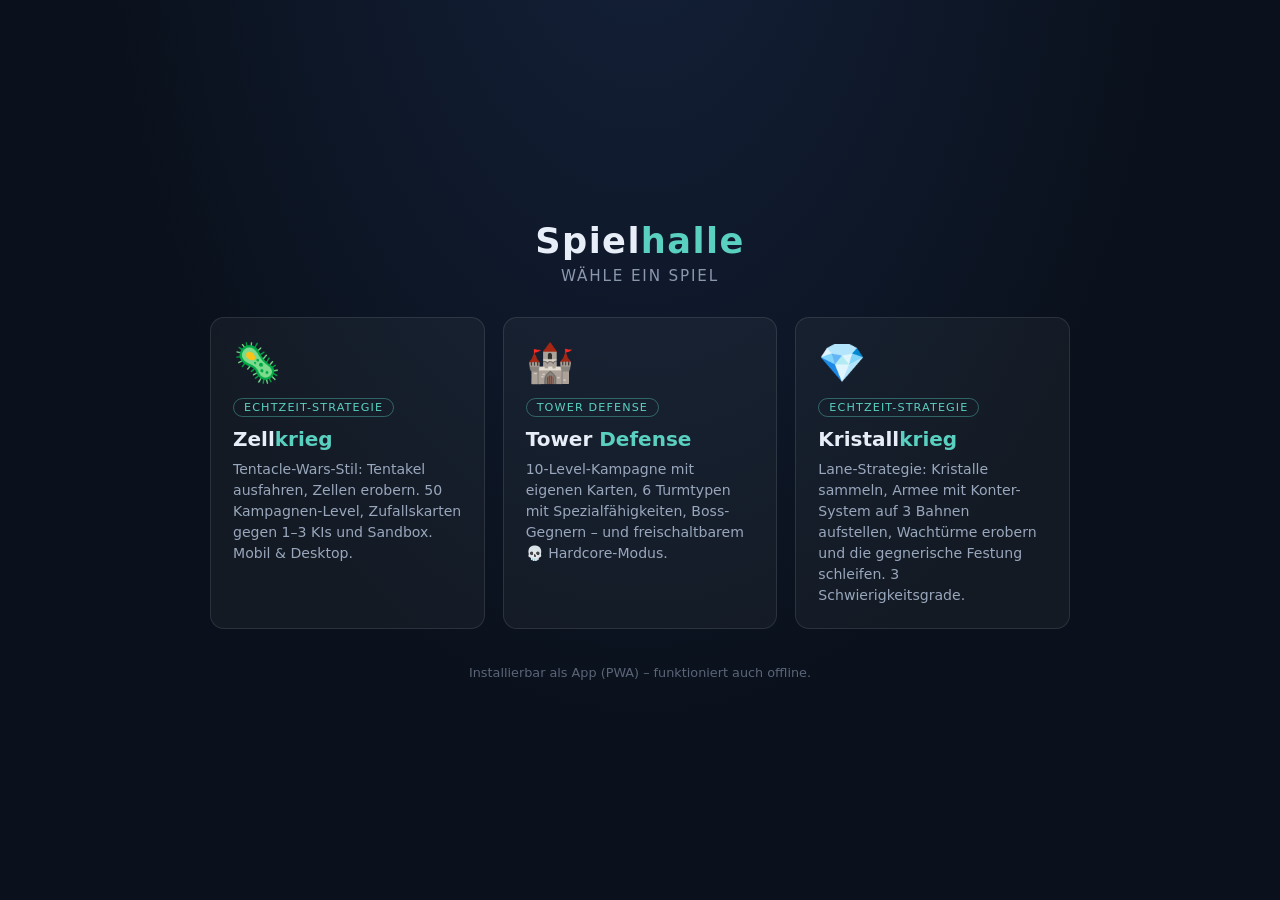
<file: index.html>
<!DOCTYPE html>
<html lang="de">
<head>
  <meta charset="utf-8">
  <meta name="viewport" content="width=device-width, initial-scale=1, viewport-fit=cover">
  <meta name="theme-color" content="#0a111c">
  <title>Spielhalle – Spiele-Plattform</title>
  <link rel="manifest" href="manifest.webmanifest">
  <link rel="icon" href="icons/icon.svg" type="image/svg+xml">
  <link rel="apple-touch-icon" href="icons/icon-192.png">
  <meta name="apple-mobile-web-app-capable" content="yes">
  <meta name="mobile-web-app-capable" content="yes">
  <meta name="apple-mobile-web-app-status-bar-style" content="black-translucent">
  <meta name="apple-mobile-web-app-title" content="Spielhalle">
  <style>
    * { margin: 0; padding: 0; box-sizing: border-box; }
    body {
      font-family: "Segoe UI", system-ui, sans-serif;
      background: radial-gradient(ellipse at 50% -20%, #14213a 0%, #0a111c 60%);
      color: #e8eef8;
      min-height: 100vh;
      display: flex;
      align-items: center;
      justify-content: center;
      padding: 24px;
      padding-top: max(24px, env(safe-area-inset-top));
      padding-bottom: max(24px, env(safe-area-inset-bottom));
    }
    .hub { width: 100%; max-width: 860px; text-align: center; }
    h1 { font-size: 2.2rem; letter-spacing: .04em; margin-bottom: 6px; }
    h1 span { color: #5ad0c0; }
    .sub { color: #8a97ad; margin-bottom: 32px; font-size: .95rem; letter-spacing: .12em; text-transform: uppercase; }
    .games {
      display: grid;
      grid-template-columns: repeat(auto-fit, minmax(260px, 1fr));
      gap: 18px;
      text-align: left;
    }
    .game-card {
      display: block;
      background: rgba(255,255,255,.04);
      border: 1px solid rgba(255,255,255,.1);
      border-radius: 14px;
      padding: 22px;
      color: inherit;
      text-decoration: none;
      transition: transform .12s, border-color .12s, background .12s;
    }
    .game-card:hover, .game-card:focus-visible {
      transform: translateY(-3px);
      border-color: #5ad0c0;
      background: rgba(90,208,192,.07);
      outline: none;
    }
    .game-card .emoji { font-size: 2.4rem; display: block; margin-bottom: 10px; }
    .game-card h2 { font-size: 1.25rem; margin-bottom: 8px; }
    .game-card h2 span { color: #5ad0c0; }
    .game-card p { color: #99a7bd; font-size: .88rem; line-height: 1.5; }
    .tag {
      display: inline-block; margin-bottom: 10px; font-size: .7rem; letter-spacing: .1em;
      text-transform: uppercase; color: #5ad0c0; border: 1px solid rgba(90,208,192,.4);
      border-radius: 999px; padding: 2px 10px;
    }
    footer { margin-top: 36px; font-size: .8rem; color: #5a6578; }
  </style>
</head>
<body>
  <div class="hub">
    <h1>Spiel<span>halle</span></h1>
    <p class="sub">Wähle ein Spiel</p>
    <div class="games">
      <a class="game-card" href="games/zellkrieg/index.html">
        <span class="emoji">🦠</span>
        <span class="tag">Echtzeit-Strategie</span>
        <h2>Zell<span>krieg</span></h2>
        <p>Tentacle-Wars-Stil: Tentakel ausfahren, Zellen erobern. 50 Kampagnen-Level, Zufallskarten gegen 1–3 KIs und Sandbox. Mobil &amp; Desktop.</p>
      </a>
      <a class="game-card" href="games/towerdefense/index.html">
        <span class="emoji">🏰</span>
        <span class="tag">Tower Defense</span>
        <h2>Tower <span>Defense</span></h2>
        <p>10-Level-Kampagne mit eigenen Karten, 6 Turmtypen mit Spezialfähigkeiten, Boss-Gegnern – und freischaltbarem 💀 Hardcore-Modus.</p>
      </a>
      <a class="game-card" href="games/kristallkrieg/index.html">
        <span class="emoji">💎</span>
        <span class="tag">Echtzeit-Strategie</span>
        <h2>Kristall<span>krieg</span></h2>
        <p>Lane-Strategie: Kristalle sammeln, Armee mit Konter-System auf 3 Bahnen aufstellen, Wachtürme erobern und die gegnerische Festung schleifen. 3 Schwierigkeitsgrade.</p>
      </a>
    </div>
    <footer>Installierbar als App (PWA) – funktioniert auch offline.</footer>
  </div>
  <script>
    if ("serviceWorker" in navigator && location.protocol.startsWith("http")) {
      navigator.serviceWorker.register("./sw.js").catch(function () {});
    }
  </script>
</body>
</html>
</file>
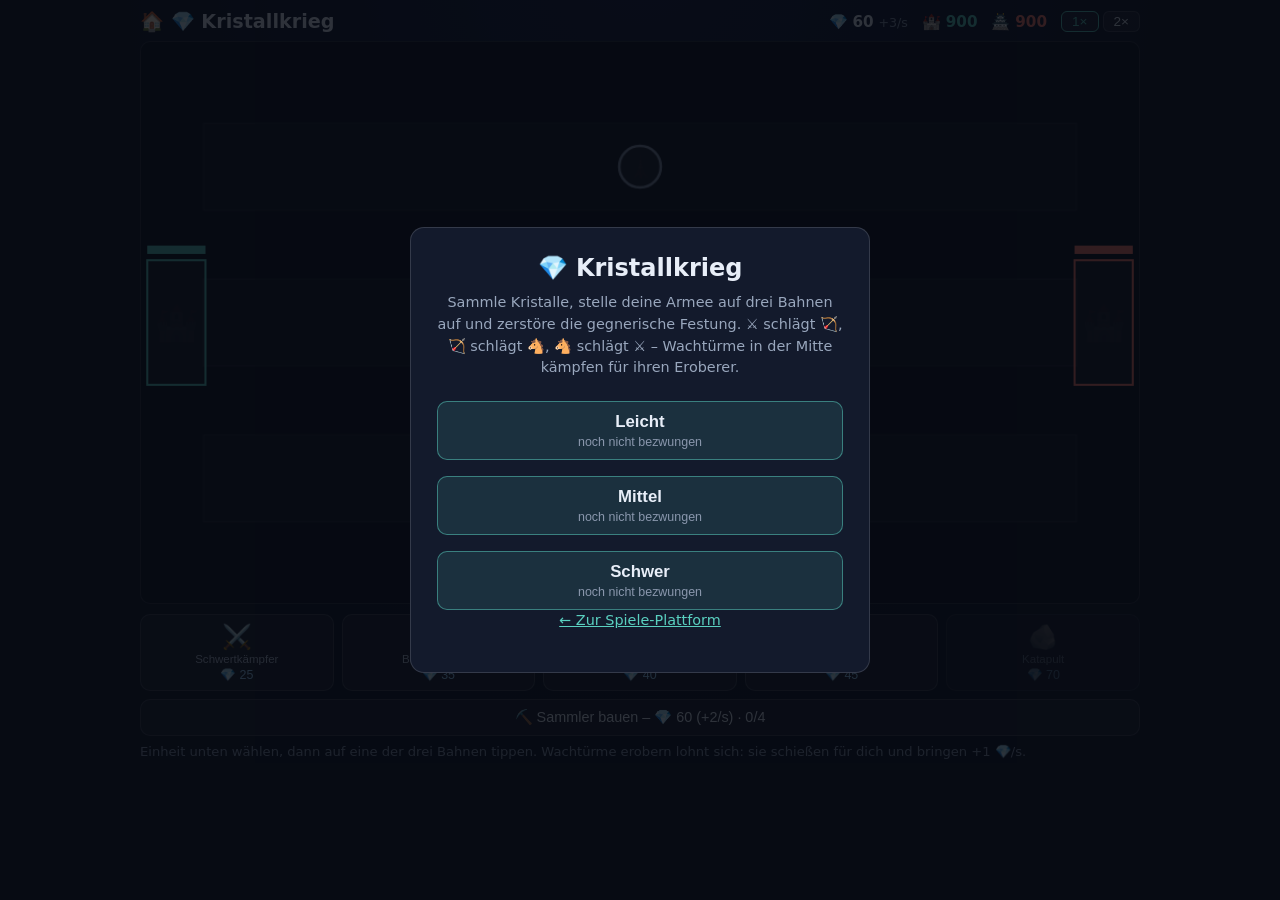
<file: games/kristallkrieg/index.html>
<!DOCTYPE html>
<html lang="de">
<head>
<meta charset="UTF-8">
<meta name="viewport" content="width=device-width, initial-scale=1.0, viewport-fit=cover">
<meta name="theme-color" content="#101423">
<title>Kristallkrieg</title>
<link rel="stylesheet" href="style.css">
<link rel="manifest" href="../../manifest.webmanifest">
<link rel="icon" href="../../icons/icon.svg" type="image/svg+xml">
<link rel="apple-touch-icon" href="../../icons/icon-192.png">
<meta name="apple-mobile-web-app-capable" content="yes">
<meta name="mobile-web-app-capable" content="yes">
</head>
<body>
<div id="wrapper">
  <header>
    <h1><a href="../../index.html" title="Zur Spiele-Plattform">🏠</a> 💎 Kristallkrieg <span id="diff-name"></span></h1>
    <div id="stats">
      <span class="stat">💎 <b id="crystals">0</b> <small id="income"></small></span>
      <span class="stat you">🏰 <b id="hp-player">0</b></span>
      <span class="stat foe">🏯 <b id="hp-enemy">0</b></span>
      <span id="speed-panel">
        <button class="speed-btn active" data-speed="1">1×</button>
        <button class="speed-btn" data-speed="2">2×</button>
      </span>
    </div>
  </header>

  <main>
    <canvas id="game" width="960" height="540"></canvas>

    <div id="controls">
      <div id="shop"></div>
      <button id="btn-collector"></button>
      <p id="hint"></p>
    </div>
  </main>

  <div id="overlay" class="hidden">
    <div class="box">
      <h2 id="overlay-title"></h2>
      <p id="overlay-text"></p>
      <button id="btn-restart">Nochmal spielen</button>
      <button id="btn-menu">Hauptmenü</button>
    </div>
  </div>

  <div id="menu" class="hidden">
    <div class="box">
      <h2>💎 Kristallkrieg</h2>
      <p class="menu-sub">Sammle Kristalle, stelle deine Armee auf drei Bahnen auf und
      zerstöre die gegnerische Festung. ⚔️ schlägt 🏹, 🏹 schlägt 🐴, 🐴 schlägt ⚔️ –
      Wachtürme in der Mitte kämpfen für ihren Eroberer.</p>
      <div id="diff-grid"></div>
      <p class="menu-sub"><a href="../../index.html">← Zur Spiele-Plattform</a></p>
    </div>
  </div>
</div>

<script src="js/config.js"></script>
<script src="js/units.js"></script>
<script src="js/ai.js"></script>
<script src="js/game.js"></script>
</body>
</html>
</file>
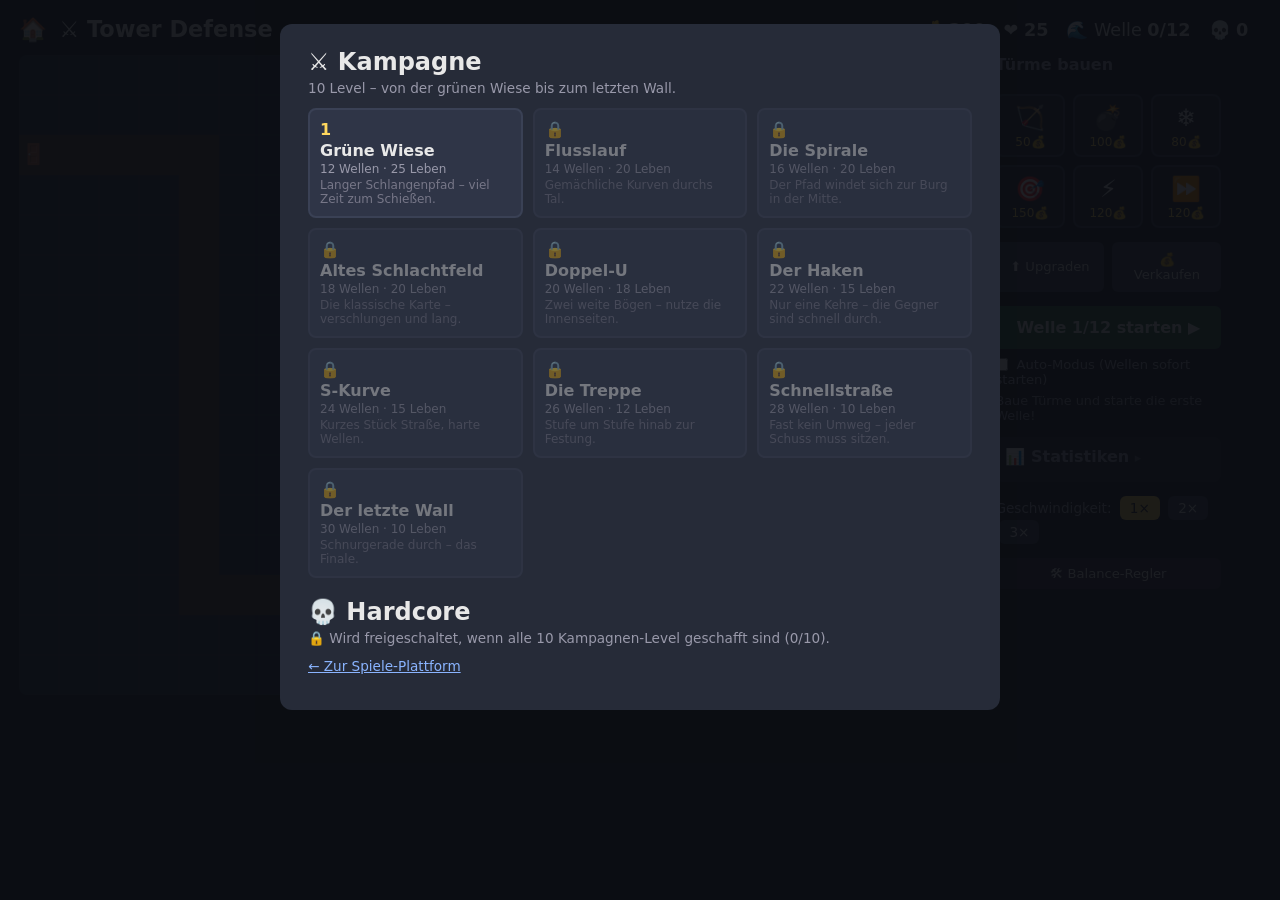
<file: games/towerdefense/index.html>
<!DOCTYPE html>
<html lang="de">
<head>
<meta charset="UTF-8">
<meta name="viewport" content="width=device-width, initial-scale=1.0, viewport-fit=cover">
<meta name="theme-color" content="#1a1d24">
<title>Tower Defense</title>
<link rel="stylesheet" href="style.css">
<link rel="manifest" href="../../manifest.webmanifest">
<link rel="icon" href="../../icons/icon.svg" type="image/svg+xml">
<link rel="apple-touch-icon" href="../../icons/icon-192.png">
<meta name="apple-mobile-web-app-capable" content="yes">
<meta name="mobile-web-app-capable" content="yes">
</head>
<body>
<div id="wrapper">
  <header>
    <h1><a href="../../index.html" id="home-link" title="Zur Spiele-Plattform">🏠</a> ⚔️ Tower Defense <span id="level-name"></span></h1>
    <div id="stats">
      <span class="stat">💰 <b id="gold">0</b></span>
      <span class="stat">❤️ <b id="lives">0</b></span>
      <span class="stat">🌊 Welle <b id="wave">0</b></span>
      <span class="stat">💀 <b id="kills">0</b></span>
    </div>
  </header>

  <main>
    <div id="canvas-wrap"><canvas id="game" width="960" height="640"></canvas></div>

    <aside id="sidebar">
      <h2>Türme bauen</h2>
      <div id="shop"></div>

      <div id="tools">
        <button id="tool-upgrade" class="tool-btn">⬆️ Upgraden</button>
        <button id="tool-sell" class="tool-btn">💰 Verkaufen</button>
      </div>

      <div id="selection" class="hidden">
        <h2 id="sel-toggle" class="panel-toggle">Info <span class="chev">▾</span></h2>
        <div id="sel-body">
          <div id="sel-info"></div>
          <button id="btn-upgrade"></button>
          <button id="btn-sell"></button>
        </div>
      </div>

      <div id="wave-panel">
        <button id="btn-start">Welle starten ▶</button>
        <label id="auto-label"><input type="checkbox" id="chk-auto"> Auto-Modus (Wellen sofort starten)</label>
        <div id="wave-info"></div>
      </div>

      <div id="stats-panel" class="collapsed">
        <h2 id="stats-toggle" class="panel-toggle">📊 Statistiken <span class="chev">▸</span></h2>
        <div id="stats-content"></div>
      </div>

      <div id="speed-panel">
        Geschwindigkeit:
        <button class="speed-btn active" data-speed="1">1×</button>
        <button class="speed-btn" data-speed="2">2×</button>
        <button class="speed-btn" data-speed="3">3×</button>
      </div>

      <div id="dev-wrap">
        <button id="btn-dev" title="Balance-Stellschrauben live im Spiel anpassen (Entwickler-Werkzeug)">🛠 Balance-Regler</button>
        <div id="dev-panel" class="hidden"></div>
      </div>
    </aside>
  </main>

  <div id="overlay" class="hidden">
    <div id="overlay-box">
      <h2 id="overlay-title"></h2>
      <p id="overlay-text"></p>
      <button id="btn-next" class="hidden">Nächstes Level ▶</button>
      <button id="btn-restart">Nochmal spielen</button>
      <button id="btn-menu">Levelauswahl</button>
    </div>
  </div>

  <div id="menu">
    <div id="menu-box">
      <h2>⚔️ Kampagne</h2>
      <p class="menu-sub">10 Level – von der grünen Wiese bis zum letzten Wall.</p>
      <div id="level-grid"></div>
      <h2 id="hc-title">💀 Hardcore</h2>
      <p class="menu-sub" id="hc-sub"></p>
      <div id="level-grid-hc"></div>
      <p class="menu-sub"><a href="../../index.html">← Zur Spiele-Plattform</a></p>
    </div>
  </div>
</div>

<script src="js/config.js"></script>
<script src="js/enemies.js"></script>
<script src="js/towers.js"></script>
<script src="js/game.js"></script>
</body>
</html>
</file>
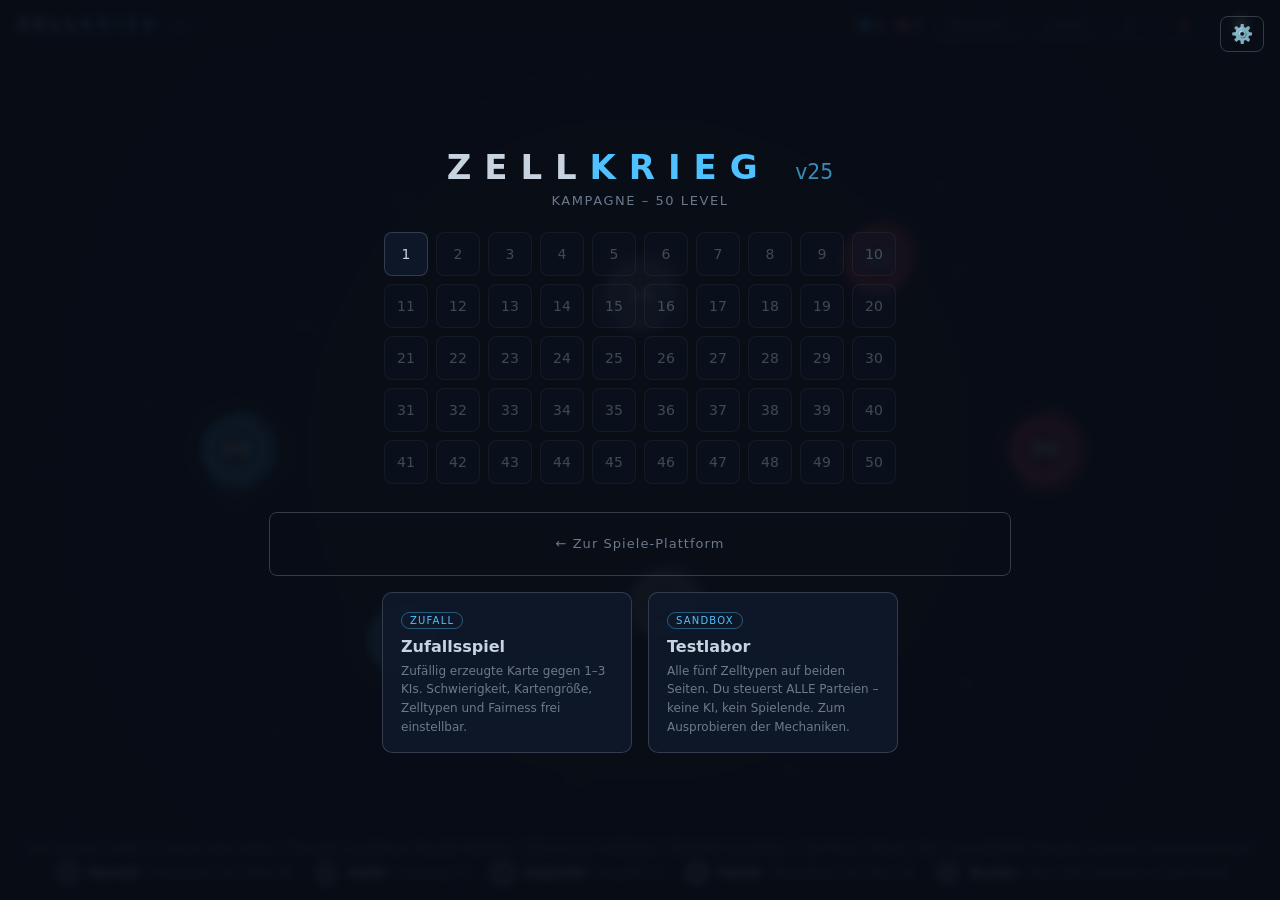
<file: games/zellkrieg/index.html>
<!DOCTYPE html>
<html lang="de">
<head>
  <meta charset="utf-8">
  <meta name="viewport" content="width=device-width, initial-scale=1, viewport-fit=cover">
  <meta name="theme-color" content="#0a111c">
  <title>Zellkrieg – Tentacle-Wars-Prototyp</title>
  <link rel="stylesheet" href="styles.css">
  <link rel="manifest" href="../../manifest.webmanifest">
  <link rel="icon" href="../../icons/icon.svg" type="image/svg+xml">
  <link rel="apple-touch-icon" href="../../icons/icon-192.png">
  <meta name="apple-mobile-web-app-capable" content="yes">
  <meta name="mobile-web-app-capable" content="yes">
  <meta name="apple-mobile-web-app-status-bar-style" content="black-translucent">
  <meta name="apple-mobile-web-app-title" content="Zellkrieg">
</head>
<body>

<!-- #appRoot: umschließt das gesamte UI. Im Hochformat wird das querformatige
     Spielfeld nicht mehr per DOM gedreht, sondern direkt im Canvas um 90°
     gezeichnet (siehe applyWorldTransform/resize in game.js), sodass es einen
     aufrecht gehaltenen Bildschirm füllt. HUD und Menüs bleiben normal oben. -->
<div id="appRoot">

<canvas id="game"></canvas>

<div class="hud-top">
  <h1>Zell<span>krieg</span> <span class="app-version" id="appVersionHud"></span></h1>
  <div class="status">
    <span id="factionChips" style="display:flex;gap:14px;align-items:center;"></span>
    <button id="restart" type="button">Neustart</button>
    <button id="btnLevels" type="button">Level</button>
    <button id="btnPause" type="button" title="Pause an/aus (auch: Leertaste)">⏸</button>
    <button id="btnDebug" type="button" title="Debug-Protokoll herunterladen (bei aktiver Balance-Anzeige: letzte 10s als Blackbox; auch: F9)">🐞</button>
    <button id="btnBalance" type="button" title="Balance-Anzeige an/aus (auch: F8)">📊</button>
  </div>
</div>

<div class="debug-panel hidden" id="debugPanel"></div>

<div class="hint" id="hint">
  Von eigener Zelle zu einem Ziel ziehen: Tentakel ausfahren (kostet Punkte) &middot;
  Ziel erneut anklicken: Tentakel einziehen &middot;
  Auf freier Fl&auml;che &uuml;ber eine EIGENE Tentakel wischen: durchschneiden
</div>

<div id="levelSelect" class="menu-overlay">
  <div class="menu-inner">
    <button id="btnSettings" class="settings-gear" type="button" title="Einstellungen">&#9881;&#65039;</button>
    <h2>Zell<span>krieg</span> <span class="app-version" id="appVersionMenu"></span></h2>
    <p class="sub">KAMPAGNE &ndash; 50 LEVEL</p>
    <div id="campaignGrid"></div>
    <div class="menu-actions">
      <a href="../../index.html" class="ghost-btn platform-link">&larr; Zur Spiele-Plattform</a>
      <button id="btnRandom" class="level-card" type="button">
        <span class="tag">Zufall</span>
        <h3>Zufallsspiel</h3>
        <p>Zuf&auml;llig erzeugte Karte gegen 1&ndash;3 KIs. Schwierigkeit, Kartengr&ouml;&szlig;e, Zelltypen und Fairness frei einstellbar.</p>
      </button>
      <button id="btnSandbox" class="level-card" type="button">
        <span class="tag">Sandbox</span>
        <h3>Testlabor</h3>
        <p>Alle f&uuml;nf Zelltypen auf beiden Seiten. Du steuerst ALLE Parteien &ndash; keine KI, kein Spielende. Zum Ausprobieren der Mechaniken.</p>
      </button>
    </div>
  </div>
</div>

<div id="settingsMenu" class="menu-overlay hidden">
  <div class="menu-inner">
    <h2>Einstellungen</h2>
    <p class="sub">ANZEIGE</p>
    <div class="option-row">
      <span class="option-label">Bildschirm drehen</span>
      <div class="option-pills">
        <button id="btnOrientAuto" type="button" class="pill">Automatisch</button>
        <button id="btnOrientFree" type="button" class="pill">Frei drehbar</button>
      </div>
    </div>
    <p class="settings-hint" id="settingsOrientHint">
      Manche installierten PWA-Versionen sperren das Querformat, selbst wenn das Spiel
      Hochformat unterst&uuml;tzt. "Frei drehbar" hebt diese Sperre f&uuml;r diese Sitzung
      aktiv auf.
    </p>
    <p class="sub" style="margin-top:20px;">HILFE &ndash; ZELLTYPEN</p>
    <p class="settings-hint">
      Jede Zelle produziert laufend Punkte und kann Tentakel zu anderen Zellen ausfahren.
      Der Zelltyp bestimmt Produktionstempo, maximalen Vorrat sowie ihre Wirkung als
      Angriffs- bzw. Heilungsquelle:
    </p>
    <div id="settingsLegend" class="settings-legend"></div>
    <div class="menu-actions">
      <button id="btnSettingsBack" class="ghost-btn" type="button">Zur&uuml;ck</button>
    </div>
  </div>
</div>

<div id="randomSetup" class="menu-overlay hidden">
  <div class="menu-inner">
    <h2>Zufalls<span>spiel</span></h2>
    <p class="sub">EIGENSCHAFTEN W&Auml;HLEN</p>
    <div id="randomOptions"></div>
    <div class="seed-row">
      <span id="seedLabel">Karte #0</span>
      <button id="btnReroll" type="button">Neu w&uuml;rfeln</button>
    </div>
    <div class="menu-actions">
      <button id="btnRandomStart" class="primary-btn" type="button">Starten</button>
      <button id="btnRandomBack" class="ghost-btn" type="button">Zur&uuml;ck</button>
    </div>
  </div>
</div>

<div class="legend" id="legend"></div>

<div id="overlay">
  <h2 id="overlayTitle">Sieg</h2>
  <p id="overlayText"></p>
  <div class="overlay-buttons">
    <button id="overlayNext" class="primary-btn hidden" type="button">N&auml;chstes Level</button>
    <button id="overlayRestart" class="ghost-btn" type="button">Noch einmal</button>
    <button id="overlayMenu" class="ghost-btn" type="button">Levelauswahl</button>
  </div>
</div>

</div><!-- /#appRoot -->

<script src="js/config.js"></script>
<script src="js/rng.js"></script>
<script src="js/levels.js"></script>
<script src="js/mapgen.js"></script>
<script src="js/campaign.js"></script>
<script src="js/ai.js"></script>
<script src="js/game.js"></script>
<script src="js/ui.js"></script>
<script src="js/debug.js"></script>
<script src="js/main.js"></script>
</body>
</html>
</file>
<file: games/kristallkrieg/style.css>
* { margin: 0; padding: 0; box-sizing: border-box; }

body {
  font-family: "Segoe UI", system-ui, sans-serif;
  background: radial-gradient(ellipse at 50% -20%, #182142 0%, #101423 60%);
  color: #e8eef8;
  min-height: 100vh;
  padding: 10px;
  padding-top: max(10px, env(safe-area-inset-top));
  padding-bottom: max(10px, env(safe-area-inset-bottom));
}

#wrapper { max-width: 1000px; margin: 0 auto; }

header {
  display: flex;
  flex-wrap: wrap;
  align-items: center;
  justify-content: space-between;
  gap: 8px;
  margin-bottom: 8px;
}
header h1 { font-size: 1.2rem; }
header h1 a { text-decoration: none; }
#diff-name { color: #8a97ad; font-size: .85rem; font-weight: normal; }

#stats { display: flex; align-items: center; gap: 14px; flex-wrap: wrap; }
.stat { font-size: .95rem; }
.stat small { color: #8a97ad; }
.stat.you b { color: #5ad0c0; }
.stat.foe b { color: #ff7a6b; }

#speed-panel { display: inline-flex; gap: 4px; }
.speed-btn {
  background: rgba(255,255,255,.06);
  border: 1px solid rgba(255,255,255,.15);
  color: #e8eef8;
  border-radius: 6px;
  padding: 2px 10px;
  cursor: pointer;
  font-size: .85rem;
}
.speed-btn.active { border-color: #5ad0c0; color: #5ad0c0; }

canvas#game {
  width: 100%;
  height: auto;
  display: block;
  background: #0c101d;
  border: 1px solid rgba(255,255,255,.12);
  border-radius: 10px;
  touch-action: manipulation;
}

#controls { margin-top: 10px; }

#shop {
  display: grid;
  grid-template-columns: repeat(5, 1fr);
  gap: 8px;
}
.card {
  display: flex;
  flex-direction: column;
  align-items: center;
  gap: 2px;
  background: rgba(255,255,255,.05);
  border: 1px solid rgba(255,255,255,.14);
  border-radius: 10px;
  color: #e8eef8;
  padding: 8px 4px;
  cursor: pointer;
  transition: border-color .1s, background .1s;
}
.card:hover { border-color: rgba(90,208,192,.6); }
.card.selected { border-color: #5ad0c0; background: rgba(90,208,192,.12); }
.card.disabled { opacity: .45; }
.card-icon { font-size: 1.5rem; }
.card-name { font-size: .72rem; color: #b7c2d4; }
.card-cost { font-size: .78rem; color: #9fd6ff; }

#btn-collector {
  width: 100%;
  margin-top: 8px;
  background: rgba(255,255,255,.05);
  border: 1px solid rgba(255,255,255,.14);
  border-radius: 10px;
  color: #e8eef8;
  padding: 9px;
  cursor: pointer;
  font-size: .9rem;
}
#btn-collector:hover { border-color: rgba(90,208,192,.6); }
#btn-collector.disabled { opacity: .45; }

#hint {
  margin-top: 8px;
  color: #8a97ad;
  font-size: .82rem;
  min-height: 2.2em;
}

/* Overlay + Menü */
#overlay, #menu {
  position: fixed;
  inset: 0;
  background: rgba(6,9,16,.82);
  display: flex;
  align-items: center;
  justify-content: center;
  padding: 20px;
  z-index: 10;
}
.hidden { display: none !important; }
.box {
  background: #131a2c;
  border: 1px solid rgba(255,255,255,.14);
  border-radius: 14px;
  padding: 26px;
  max-width: 460px;
  width: 100%;
  text-align: center;
}
.box h2 { margin-bottom: 10px; }
.box p { color: #99a7bd; font-size: .9rem; line-height: 1.5; margin-bottom: 14px; }
.box button {
  display: block;
  width: 100%;
  margin-top: 8px;
  background: rgba(90,208,192,.12);
  border: 1px solid rgba(90,208,192,.5);
  border-radius: 10px;
  color: #e8eef8;
  padding: 10px;
  font-size: .95rem;
  cursor: pointer;
}
.box button:hover { background: rgba(90,208,192,.2); }
.menu-sub a { color: #5ad0c0; }

#diff-grid { display: grid; gap: 8px; }
.diff-tile { text-align: center; }
.diff-tile b { display: block; font-size: 1.05rem; }
.diff-tile span { color: #8a97ad; font-size: .78rem; }

@media (max-width: 640px) {
  header h1 { font-size: 1rem; }
  .card-name { display: none; }
  #shop { gap: 6px; }
}
</file>
<file: games/towerdefense/style.css>
* { margin: 0; padding: 0; box-sizing: border-box; }

body {
  font-family: "Segoe UI", system-ui, sans-serif;
  background: #1a1d24;
  color: #e8e8e8;
  min-height: 100vh;
  display: flex;
  justify-content: center;
}

#wrapper { padding: 16px; }

header {
  display: flex;
  align-items: center;
  justify-content: space-between;
  margin-bottom: 12px;
}

h1 { font-size: 1.4rem; }

#stats { display: flex; gap: 18px; font-size: 1.1rem; }
.stat b { min-width: 2ch; display: inline-block; }

main { display: flex; gap: 16px; align-items: flex-start; }

#canvas-wrap { flex: 0 0 auto; }

canvas {
  background: #2a3040;
  border-radius: 8px;
  cursor: crosshair;
  display: block;
  flex: 0 0 auto; /* nie stauchen – sonst verzerrt das Bild */
}

#sidebar {
  flex: 0 0 230px;
  max-height: 640px;      /* so hoch wie der Canvas … */
  overflow-y: auto;       /* … und scrollt intern statt die Seite zu strecken */
  display: flex;
  flex-direction: column;
  gap: 14px;
  padding-right: 4px;
}

#sidebar h2 { font-size: 1rem; color: #aab; margin-bottom: 6px; }

/* Shop: kompakte Symbol-Kacheln, Details erscheinen in der Infobox */
#shop { display: grid; grid-template-columns: repeat(3, 1fr); gap: 8px; }

.shop-item {
  background: #262b38;
  border: 2px solid #3a4155;
  border-radius: 8px;
  padding: 8px 4px 6px;
  cursor: pointer;
  transition: border-color .15s, background .15s;
  color: inherit;
  font: inherit;
  display: flex;
  flex-direction: column;
  align-items: center;
  gap: 2px;
}
.shop-item:hover { border-color: #6a7bb0; }
.shop-item.selected { border-color: #ffd75e; background: #2f3547; }
.shop-item.unaffordable { opacity: .45; cursor: not-allowed; }

.shop-item .icon { font-size: 1.5rem; line-height: 1.2; }
.shop-item .cost { font-size: .75rem; color: #ffd75e; }

.info-desc { font-size: .78rem; color: #99a; }

/* Ein-/ausklappbare Panels */
.panel-toggle { cursor: pointer; user-select: none; }
.panel-toggle .chev { color: #667; font-size: .8rem; }
#selection.collapsed #sel-body,
#stats-panel.collapsed #stats-content { display: none; }

/* Upgrade-Vorschau in der Infobox */
.upgrade-preview {
  margin-top: 6px;
  padding: 6px 8px;
  background: #1f2836;
  border-left: 3px solid #2e6b46;
  border-radius: 4px;
  font-size: .78rem;
  color: #aab;
}
.upgrade-preview .up { color: #6ad06a; font-weight: 600; }

/* Dev-Panel: Balance-Regler */
#btn-dev { width: 100%; font-size: .82rem; background: #2f2a3a; }
#btn-dev:hover { background: #3d3650; }
#dev-panel {
  margin-top: 8px;
  background: #262b38;
  border-radius: 8px;
  padding: 10px;
  display: flex;
  flex-direction: column;
  gap: 6px;
}
.dev-row {
  display: flex;
  justify-content: space-between;
  align-items: center;
  gap: 8px;
  font-size: .78rem;
  color: #ccd;
  cursor: help;
}
.dev-row input {
  width: 76px;
  background: #1a1f2a;
  border: 1px solid #3a4155;
  border-radius: 4px;
  color: #ffd75e;
  font: inherit;
  padding: 3px 6px;
  text-align: right;
}
.dev-actions { display: flex; gap: 8px; margin-top: 4px; }
.dev-actions button { flex: 1; font-size: .78rem; padding: 6px; }
.dev-hint { font-size: .72rem; color: #778; line-height: 1.4; }

#tools { display: flex; gap: 8px; }
.tool-btn { flex: 1; font-size: .82rem; border: 2px solid transparent; }
.tool-btn.active { border-color: #ffd75e; background: #2f3547; }

#selection {
  background: #262b38;
  border-radius: 8px;
  padding: 10px;
}
#sel-info { font-size: .85rem; line-height: 1.5; margin-bottom: 8px; }

button {
  font: inherit;
  cursor: pointer;
  border: none;
  border-radius: 6px;
  padding: 8px 10px;
  background: #3a4155;
  color: #e8e8e8;
}
button:hover { background: #4a5270; }

#btn-upgrade { background: #2e6b46; width: 100%; margin-bottom: 6px; }
#btn-upgrade:hover { background: #38855a; }
#btn-upgrade:disabled { background: #333; color: #777; cursor: not-allowed; }
#btn-sell { background: #7a3a3a; width: 100%; }
#btn-sell:hover { background: #964747; }

#btn-start {
  width: 100%;
  background: #2e6b46;
  font-weight: 600;
  padding: 12px;
}
#btn-start:hover { background: #38855a; }
#btn-start:disabled { background: #333; color: #777; cursor: not-allowed; }

#wave-info { font-size: .8rem; color: #99a; margin-top: 6px; }

#auto-label {
  display: block;
  margin-top: 8px;
  font-size: .82rem;
  color: #aab;
  cursor: pointer;
  user-select: none;
}
#auto-label input { vertical-align: -2px; margin-right: 4px; }

#stats-panel {
  background: #262b38;
  border-radius: 8px;
  padding: 10px;
}
#stats-content { font-size: .8rem; line-height: 1.55; color: #ccd; }
#stats-content .sec { color: #889; margin-top: 6px; font-weight: 600; }
#stats-content .val { color: #ffd75e; }

#speed-panel { font-size: .85rem; color: #aab; }
.speed-btn { padding: 4px 10px; margin-left: 4px; }
.speed-btn.active { background: #ffd75e; color: #222; }

.hidden { display: none !important; }

#overlay {
  position: fixed;
  inset: 0;
  background: rgba(0,0,0,.7);
  display: flex;
  align-items: center;
  justify-content: center;
}
#overlay-box {
  background: #262b38;
  padding: 32px 48px;
  border-radius: 12px;
  text-align: center;
}
#overlay-box h2 { margin-bottom: 10px; font-size: 1.6rem; }
#overlay-box p { margin-bottom: 18px; color: #aab; }
#btn-restart { background: #2e6b46; padding: 10px 24px; }

#home-link { text-decoration: none; margin-right: 4px; }
#level-name { font-size: .95rem; color: #aab; font-weight: 400; }

/* ---- Levelauswahl ---- */
#menu {
  position: fixed;
  inset: 0;
  background: rgba(10, 12, 18, .92);
  display: flex;
  align-items: flex-start;
  justify-content: center;
  overflow-y: auto;
  z-index: 10;
}
#menu-box {
  background: #262b38;
  border-radius: 12px;
  padding: 24px 28px;
  margin: 24px 12px;
  max-width: 720px;
  width: 100%;
}
#menu-box h2 { margin-bottom: 4px; }
#hc-title { margin-top: 20px; }
.menu-sub { color: #99a; font-size: .85rem; margin-bottom: 12px; }
.menu-sub a { color: #8ab4ff; }

#level-grid, #level-grid-hc {
  display: grid;
  grid-template-columns: repeat(auto-fill, minmax(190px, 1fr));
  gap: 10px;
}
.level-tile {
  background: #2f3547;
  border: 2px solid #3a4155;
  border-radius: 8px;
  padding: 10px;
  text-align: left;
  display: flex;
  flex-direction: column;
  gap: 2px;
}
.level-tile:hover:not(:disabled) { border-color: #6a7bb0; background: #363d52; }
.level-tile.done { border-color: #2e6b46; }
.level-tile.hc:hover:not(:disabled) { border-color: #b05a5a; }
.level-tile.hc.done { border-color: #b05a5a; }
.level-tile.locked { opacity: .4; cursor: not-allowed; }
.level-tile .lv-num { color: #ffd75e; font-weight: 700; }
.level-tile.done .lv-num { color: #6ad06a; }
.level-tile .lv-name { font-weight: 600; }
.level-tile .lv-meta { font-size: .75rem; color: #99a; }
.level-tile .lv-desc { font-size: .75rem; color: #778; }

#btn-next { background: #2e6b46; margin-right: 6px; }
#btn-next:hover { background: #38855a; }
#btn-restart { margin-right: 6px; }
#overlay-box button { margin-top: 4px; }

/* Mobile: Sidebar unter das (mitskalierende) Spielfeld stapeln */
@media (max-width: 1240px) {
  main { flex-direction: column; align-items: stretch; }
  #canvas-wrap { width: 100%; max-width: 960px; }
  canvas { width: 100%; max-width: 960px; height: auto; }
  #sidebar { flex: 1 1 auto; max-height: none; width: 100%; max-width: 960px; }
  #shop { grid-template-columns: repeat(6, 1fr); }
  header { flex-wrap: wrap; gap: 6px; }
  #stats { flex-wrap: wrap; gap: 10px; font-size: 1rem; }
}

/* Schmales Portrait (Handy hochkant): Spielfeld um 90° gedreht anzeigen,
   damit die lange 960er-Seite die Bildschirmhöhe nutzt statt der schmalen
   Breite – das Feld wird dadurch ~2,25× größer. Die Klick-/Tap-Koordinaten
   werden in game.js (tileFromEvent) passend zurückgerechnet; die Media-Query
   dort MUSS mit dieser hier übereinstimmen. */
@media (orientation: portrait) and (max-width: 700px) {
  #wrapper { padding: 8px; width: 100%; }

  /* Wrap reserviert den Platz des gedrehten Canvas (Breite×1.5 hoch) */
  #canvas-wrap {
    width: 100%;
    height: calc((100vw - 16px) * 1.5);
    overflow: hidden;
  }
  canvas {
    width: calc((100vw - 16px) * 1.5);
    height: calc(100vw - 16px);
    max-width: none;
    transform: rotate(90deg) translateY(-100%);
    transform-origin: top left;
  }

  /* Kompaktere Bedienelemente, damit alles ohne Zoomen erreichbar bleibt */
  h1 { font-size: 1.1rem; }
  #stats { font-size: .9rem; gap: 8px; }
  main { gap: 10px; }
  #sidebar { gap: 8px; }
  .shop-item { padding: 5px 2px 4px; }
  .shop-item .icon { font-size: 1.2rem; }
  .shop-item .cost { font-size: .68rem; }
  button { padding: 6px 8px; font-size: .85rem; }
  #btn-start { padding: 9px; }
  #auto-label, #wave-info { font-size: .75rem; }
  #speed-panel { font-size: .8rem; }
}
</file>
<file: games/zellkrieg/styles.css>
/* ================= FARB- & LAYOUT-TOKENS ================= */
:root {
  --bg:      #0a111c;   /* tiefes Blauschwarz – "Nährlösung" */
  --player:  #4fc1ff;   /* Spieler: Cyan-Blau */
  --enemy:   #ff5964;   /* Gegner 1: Koralle-Rot */
  --enemy2:  #ffb347;   /* Gegner 2: Bernstein */
  --enemy3:  #b06bff;   /* Gegner 3: Violett */
  --neutral: #8593a1;   /* Neutral: kühles Grau */
  --text:    #c7d3e0;
  --dim:     #6b7a8c;
}
html, body { height: 100%; }
body {
  margin: 0; overflow: hidden; background: var(--bg);
  font-family: "Segoe UI", system-ui, -apple-system, sans-serif;
  color: var(--text);
  -webkit-user-select: none; user-select: none;
}
#game { position: fixed; inset: 0; display: block; cursor: crosshair; touch-action: none; }

/* Hochformat: Das querformatige Spielfeld wird nicht per DOM gedreht, sondern
   direkt im Canvas um 90° gezeichnet (siehe applyWorldTransform/resize in
   game.js), sodass es einen aufrecht gehaltenen Bildschirm füllt. HUD und
   Menüs bleiben dabei normal ausgerichtet - hier ist deshalb keine
   Rotations-CSS-Regel mehr nötig. */

/* ================= HUD OBEN ================= */
.hud-top {
  position: fixed; top: 0; left: 0; right: 0;
  display: flex; justify-content: space-between; align-items: center;
  padding: 10px 18px;
  padding-top: calc(10px + env(safe-area-inset-top, 0px));
  padding-left: calc(18px + env(safe-area-inset-left, 0px));
  padding-right: calc(18px + env(safe-area-inset-right, 0px));
  pointer-events: none;
  background: linear-gradient(rgba(8,13,22,.85), transparent);
}
.hud-top h1 {
  margin: 0; font-size: 15px; font-weight: 700;
  letter-spacing: .38em; text-transform: uppercase; color: var(--text);
}
.hud-top h1 span { color: var(--player); }
.app-version {
  font-size: .6em; font-weight: 400; letter-spacing: normal;
  text-transform: none; color: var(--dim); opacity: .7;
}
.status { display: flex; align-items: center; gap: 14px; font-size: 13px; }
.chip { display: flex; align-items: center; gap: 6px; font-variant-numeric: tabular-nums; }
.chip i { width: 9px; height: 9px; border-radius: 50%; display: inline-block; }
#restart, #btnLevels, #btnPause, #btnDebug, #btnBalance {
  pointer-events: auto; cursor: pointer;
  background: transparent; color: var(--dim);
  border: 1px solid rgba(133,147,161,.35); border-radius: 6px;
  padding: 4px 12px; font: inherit; font-size: 12px; letter-spacing: .08em;
  min-height: 30px;
}
#restart:hover, #restart:focus-visible,
#btnLevels:hover, #btnLevels:focus-visible,
#btnPause:hover, #btnPause:focus-visible,
#btnDebug:hover, #btnDebug:focus-visible,
#btnBalance:hover, #btnBalance:focus-visible { color: var(--text); border-color: var(--text); outline: none; }
#btnPause.active { color: var(--player); border-color: var(--player); }

/* ================= BALANCE-DEBUG-ANZEIGE ================= */
.debug-panel {
  position: fixed; left: 0; bottom: 0; z-index: 4;
  margin: 0 0 10px 10px;
  padding: 8px 12px;
  padding-bottom: calc(8px + env(safe-area-inset-bottom, 0px));
  padding-left: calc(12px + env(safe-area-inset-left, 0px));
  font: 11px/1.5 "Consolas", "SF Mono", monospace;
  font-variant-numeric: tabular-nums;
  color: var(--dim);
  background: rgba(8,13,22,.72);
  border: 1px solid rgba(133,147,161,.25); border-radius: 8px;
  pointer-events: none; white-space: pre;
}
.debug-panel.hidden { display: none; }
#btnBalance.active { color: var(--player); border-color: var(--player); }

/* ================= MENÜ-OVERLAYS (Levelauswahl & Zufallsspiel) ================= */
.menu-overlay {
  position: fixed; inset: 0; z-index: 5;
  display: flex; flex-direction: column;
  overflow-y: auto;
  background: rgba(8,13,22,.9); backdrop-filter: blur(4px);
}
.menu-overlay.hidden { display: none; }
.menu-inner {
  margin: auto; /* zentriert, wenn Platz ist; scrollt, wenn nicht */
  display: flex; flex-direction: column; align-items: center; gap: 6px;
  padding: 24px 16px;
  padding-top: calc(24px + env(safe-area-inset-top, 0px));
  padding-bottom: calc(24px + env(safe-area-inset-bottom, 0px));
}
.menu-overlay h2 {
  margin: 0; font-size: 34px; font-weight: 800;
  letter-spacing: .38em; text-transform: uppercase; color: var(--text);
}
.menu-overlay h2 span { color: var(--player); }
.menu-overlay .sub { margin: 0 0 14px; color: var(--dim); font-size: 13px; letter-spacing: .12em; }

.settings-gear {
  position: fixed; z-index: 6; cursor: pointer;
  top: calc(16px + env(safe-area-inset-top, 0px));
  right: calc(16px + env(safe-area-inset-right, 0px));
  background: transparent; color: var(--dim);
  border: 1px solid rgba(133,147,161,.35); border-radius: 8px;
  font-size: 18px; line-height: 1; padding: 8px 10px;
}
.settings-gear:hover, .settings-gear:focus-visible { color: var(--text); border-color: var(--text); outline: none; }
.settings-hint {
  max-width: 380px; margin: 4px 0 0; padding: 0 10px;
  font-size: 12px; color: var(--dim); line-height: 1.5; text-align: center;
}

/* Kampagnen-Gitter: 50 nummerierte Kacheln */
#campaignGrid {
  display: grid;
  grid-template-columns: repeat(10, 44px);
  gap: 8px;
  max-height: 42vh; overflow-y: auto;
  padding: 4px 6px;
}
.campaign-tile {
  width: 44px; height: 44px; cursor: pointer; font: inherit;
  font-size: 14px; font-variant-numeric: tabular-nums;
  background: rgba(16,26,42,.92); color: var(--text);
  border: 1px solid rgba(133,147,161,.3); border-radius: 8px;
  display: flex; align-items: center; justify-content: center;
}
.campaign-tile.open:hover, .campaign-tile.open:focus-visible,
.campaign-tile.done:hover, .campaign-tile.done:focus-visible { border-color: var(--player); outline: none; }
.campaign-tile.done { border-color: rgba(79,193,255,.55); color: var(--player); }
.campaign-tile.done::after { content: " ✓"; font-size: 10px; }
.campaign-tile.locked { opacity: .3; cursor: default; }

.menu-actions { display: flex; gap: 16px; flex-wrap: wrap; justify-content: center; margin-top: 18px; padding: 0 20px; }
.level-card {
  width: 250px; text-align: left; cursor: pointer; font: inherit;
  background: rgba(16,26,42,.92); color: var(--text);
  border: 1px solid rgba(133,147,161,.3); border-radius: 10px; padding: 16px 18px;
}
.level-card:hover, .level-card:focus-visible { border-color: var(--player); outline: none; }
.level-card .tag {
  display: inline-block; margin-bottom: 8px; padding: 2px 8px;
  font-size: 10px; letter-spacing: .12em; text-transform: uppercase;
  color: var(--player); border: 1px solid rgba(79,193,255,.4); border-radius: 999px;
}
.level-card h3 { margin: 0 0 6px; font-size: 16px; }
.level-card p { margin: 0; font-size: 12px; color: var(--dim); line-height: 1.55; }

/* Zufallsspiel-Einstellungen */
#randomOptions { display: flex; flex-direction: column; gap: 10px; margin-top: 6px; }
.option-row { display: flex; align-items: center; gap: 10px; flex-wrap: wrap; justify-content: center; }
.option-row .option-label { width: 110px; text-align: right; font-size: 12px; color: var(--dim); letter-spacing: .06em; }
.option-pills { display: flex; gap: 6px; flex-wrap: wrap; }
.pill {
  cursor: pointer; font: inherit; font-size: 12px; letter-spacing: .04em;
  background: rgba(16,26,42,.92); color: var(--dim);
  border: 1px solid rgba(133,147,161,.3); border-radius: 999px;
  padding: 7px 14px; min-height: 32px;
}
.pill:hover, .pill:focus-visible { color: var(--text); outline: none; }
.pill.active { color: var(--player); border-color: var(--player); }
.seed-row { display: flex; align-items: center; gap: 10px; margin-top: 12px; font-size: 12px; color: var(--dim); }
.seed-row button {
  cursor: pointer; font: inherit; font-size: 12px;
  background: transparent; color: var(--dim);
  border: 1px solid rgba(133,147,161,.35); border-radius: 6px; padding: 5px 12px;
}
.seed-row button:hover, .seed-row button:focus-visible { color: var(--text); border-color: var(--text); outline: none; }
.primary-btn {
  cursor: pointer; font: inherit; font-size: 14px; letter-spacing: .1em;
  color: var(--bg); background: var(--text); border: none;
  border-radius: 8px; padding: 10px 26px; min-height: 42px;
}
.primary-btn:hover, .primary-btn:focus-visible { background: #fff; outline: none; }
.ghost-btn {
  cursor: pointer; font: inherit; font-size: 13px; letter-spacing: .08em;
  background: transparent; color: var(--dim);
  border: 1px solid rgba(133,147,161,.35); border-radius: 8px; padding: 10px 20px; min-height: 42px;
}
.ghost-btn:hover, .ghost-btn:focus-visible { color: var(--text); border-color: var(--text); outline: none; }

/* ================= LEGENDE UNTEN ================= */
.legend {
  position: fixed; bottom: 0; left: 0; right: 0;
  display: flex; justify-content: center; align-items: center;
  gap: 20px; flex-wrap: wrap; padding: 10px 12px 12px;
  padding-bottom: calc(12px + env(safe-area-inset-bottom, 0px));
  pointer-events: none; font-size: 12px; color: var(--dim);
  background: linear-gradient(transparent, rgba(8,13,22,.9));
}
.legend-item { display: flex; align-items: center; gap: 7px; }
.legend-item canvas { display: block; }
.settings-legend {
  display: flex; flex-direction: column; gap: 10px;
  margin-top: 6px; padding: 0 10px; font-size: 13px; color: var(--dim);
}
.hint {
  position: fixed; bottom: 44px; left: 0; right: 0;
  text-align: center; font-size: 12px; color: var(--dim);
  pointer-events: none; letter-spacing: .04em;
}

/* ================= SIEG/NIEDERLAGE-OVERLAY ================= */
#overlay {
  position: fixed; inset: 0; display: none; z-index: 6;
  flex-direction: column; justify-content: center; align-items: center; gap: 18px;
  background: rgba(8, 13, 22, .72); backdrop-filter: blur(3px);
}
#overlay.show { display: flex; }
#overlay h2 {
  margin: 0; font-size: 52px; font-weight: 800;
  letter-spacing: .3em; text-transform: uppercase; text-wrap: balance;
}
#overlay p { margin: 0; color: var(--dim); font-size: 14px; }
.overlay-buttons { display: flex; gap: 12px; flex-wrap: wrap; justify-content: center; margin-top: 6px; }
.overlay-buttons .hidden { display: none; }

/* ================= KLEINE BILDSCHIRME (Handy) ================= */
@media (max-width: 700px), (max-height: 520px) {
  .legend, .hint { display: none; }
  /* Schmale (v.a. hochkante) Bildschirme: Titel + Statusleiste passen nicht
     mehr nebeneinander -> umbrechen lassen, Status rutscht rechtsbündig unter
     den Titel; auch Chips/Knöpfe innerhalb dürfen umbrechen. */
  .hud-top {
    padding-top: calc(6px + env(safe-area-inset-top, 0px));
    flex-wrap: wrap; gap: 4px 10px;
  }
  .hud-top h1 { font-size: 12px; letter-spacing: .28em; }
  .status { flex-wrap: wrap; justify-content: flex-end; gap: 8px; font-size: 12px; }
  .menu-overlay h2 { font-size: 24px; }
  #overlay h2 { font-size: 34px; }
  #campaignGrid { grid-template-columns: repeat(auto-fit, minmax(40px, 1fr)); width: min(480px, 92vw); }
  .campaign-tile { width: auto; min-width: 40px; height: 40px; }
  .level-card { width: min(250px, 86vw); }
  .option-row { flex-direction: column; gap: 4px; }
  .option-row .option-label { width: auto; text-align: center; }
}

/* Link zurück zur Spiele-Plattform (Hub im Repo-Root) */
.platform-link { text-decoration: none; display: inline-flex; align-items: center; align-self: center; flex-basis: 100%; justify-content: center; }
</file>
